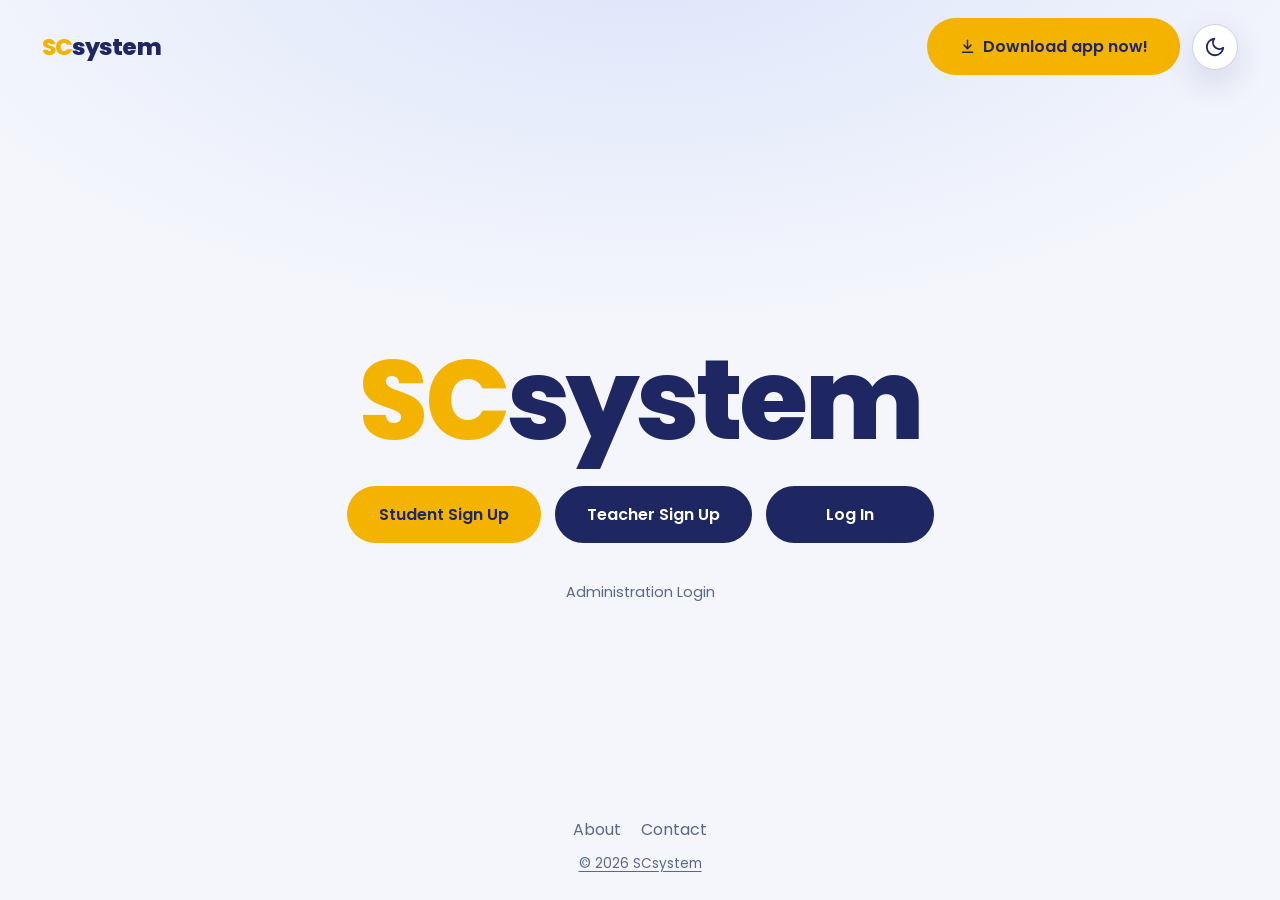
<file: index.html>
<!DOCTYPE html>
<html lang="en" data-theme="light">
<head>
  <meta charset="UTF-8">
  <meta name="viewport" content="width=device-width, initial-scale=1.0">
  <title>SCsystem</title>
  <script>
    // Sets the saved theme before the page draws, so it never flashes the wrong color.
    (function () {
      try {
        var saved = localStorage.getItem('scsystem-theme');
        var dark = saved ? saved === 'dark' : window.matchMedia('(prefers-color-scheme: dark)').matches;
        document.documentElement.setAttribute('data-theme', dark ? 'dark' : 'light');
      } catch (e) {}
    })();
  </script>
  <link rel="preconnect" href="https://fonts.googleapis.com">
  <link rel="preconnect" href="https://fonts.gstatic.com" crossorigin>
  <link href="https://fonts.googleapis.com/css2?family=Poppins:wght@400;500;600;700;800&display=swap" rel="stylesheet">
  <link rel="stylesheet" href="css/style.css">
</head>
<body>
  <header class="landing-nav">
    <a class="landing-nav-brand" href="index.html" aria-label="SCsystem home"><span>SC</span>system</a>
    <div class="landing-nav-actions">
      <a class="btn btn-primary app-download-btn" href="https://drive.google.com/file/d/1fmXFM14uVsfaNU1xBrbjF3dn-gA6gwaT/view?usp=sharing" target="_blank" rel="noopener noreferrer" aria-label="Download the SCsystem Android app">
        <svg viewBox="0 0 24 24" fill="none" stroke="currentColor" stroke-width="2" stroke-linecap="round" stroke-linejoin="round" aria-hidden="true"><path d="M12 3v12"/><path d="m7 10 5 5 5-5"/><path d="M5 20h14"/></svg>
        Download app now!
      </a>
      <button id="themeToggle" class="theme-toggle" type="button" aria-label="Switch to dark mode">
        <svg class="icon-moon" viewBox="0 0 24 24" fill="none" stroke="currentColor" stroke-width="2" stroke-linecap="round" stroke-linejoin="round" aria-hidden="true"><path d="M21 12.79A9 9 0 1 1 11.21 3 7 7 0 0 0 21 12.79z"/></svg>
        <svg class="icon-sun" viewBox="0 0 24 24" fill="none" stroke="currentColor" stroke-width="2" stroke-linecap="round" stroke-linejoin="round" aria-hidden="true"><circle cx="12" cy="12" r="5"/><line x1="12" y1="1" x2="12" y2="3"/><line x1="12" y1="21" x2="12" y2="23"/><line x1="4.22" y1="4.22" x2="5.64" y2="5.64"/><line x1="18.36" y1="18.36" x2="19.78" y2="19.78"/><line x1="1" y1="12" x2="3" y2="12"/><line x1="21" y1="12" x2="23" y2="12"/><line x1="4.22" y1="19.78" x2="5.64" y2="18.36"/><line x1="18.36" y1="5.64" x2="19.78" y2="4.22"/></svg>
      </button>
    </div>
  </header>

  <main class="hero">
    <h1 class="brand"><span>SC</span>system</h1>
    <div class="actions">
      <a class="btn btn-primary" href="register.html">Student Sign Up</a>
      <a class="btn btn-secondary" href="register.html?type=teacher">Teacher Sign Up</a>
      <a class="btn btn-secondary" href="login.html">Log In</a>
    </div>
    <a class="btn-subtle" href="admin-login.html">Administration Login</a>
  </main>

  <footer class="footer">
    <nav class="footer-links" aria-label="Information"><a href="about.html">About</a><a href="contact.html">Contact</a></nav>
    <button id="copyrightBtn" class="link-btn" type="button">&copy; 2026 SCsystem</button>
  </footer>

  <dialog id="copyrightDialog" class="modal" aria-labelledby="copyrightTitle">
    <div class="modal-card">
      <header class="modal-header">
        <h2 id="copyrightTitle">Copyright Notice</h2>
        <button type="button" class="icon-btn" data-close aria-label="Close">&#10005;</button>
      </header>
      <div class="modal-body">
        <p><strong>&copy; 2026 Andrei Juan O. Gallemit. All Rights Reserved.</strong></p>
        <p>SCsystem, including but not limited to its source code, software architecture, algorithms, database structure, user interface, graphics, system design, documentation, features, functionality, logos, original content, and all associated intellectual property, is the exclusive property of Andrei Juan O. Gallemit and is protected under applicable copyright, intellectual property, and software protection laws.</p>
        <p>No portion of this application may be copied, reproduced, modified, reverse engineered, decompiled, distributed, republished, sold, licensed, or used for commercial or non-commercial purposes without the prior written permission of the copyright owner.</p>
        <p>The use, installation, or deployment of SCsystem by any educational institution, organization, faculty member, administrator, or student does not transfer or imply any ownership, copyright, or intellectual property rights unless explicitly granted through a separate written agreement.</p>
        <p>Unauthorized duplication, redistribution, modification, or misuse of any part of this software may constitute copyright infringement and may result in civil and/or criminal liability under applicable intellectual property laws.</p>
        <p>This software is provided for its intended educational and administrative purposes only. Users are expected to use the application responsibly, ethically, and in accordance with institutional policies.</p>
        <p>
          Owner and Copyright Holder: Andrei Juan O. Gallemit<br>
          Project Name: SCsystem<br>
          Copyright Year: 2026<br>
          All Rights Reserved.
        </p>
      </div>
      <footer class="modal-footer">
        <button type="button" class="btn btn-primary" data-close>Close</button>
      </footer>
    </div>
  </dialog>

  <script type="module" src="js/landing.js"></script>
</body>
</html>
</file>
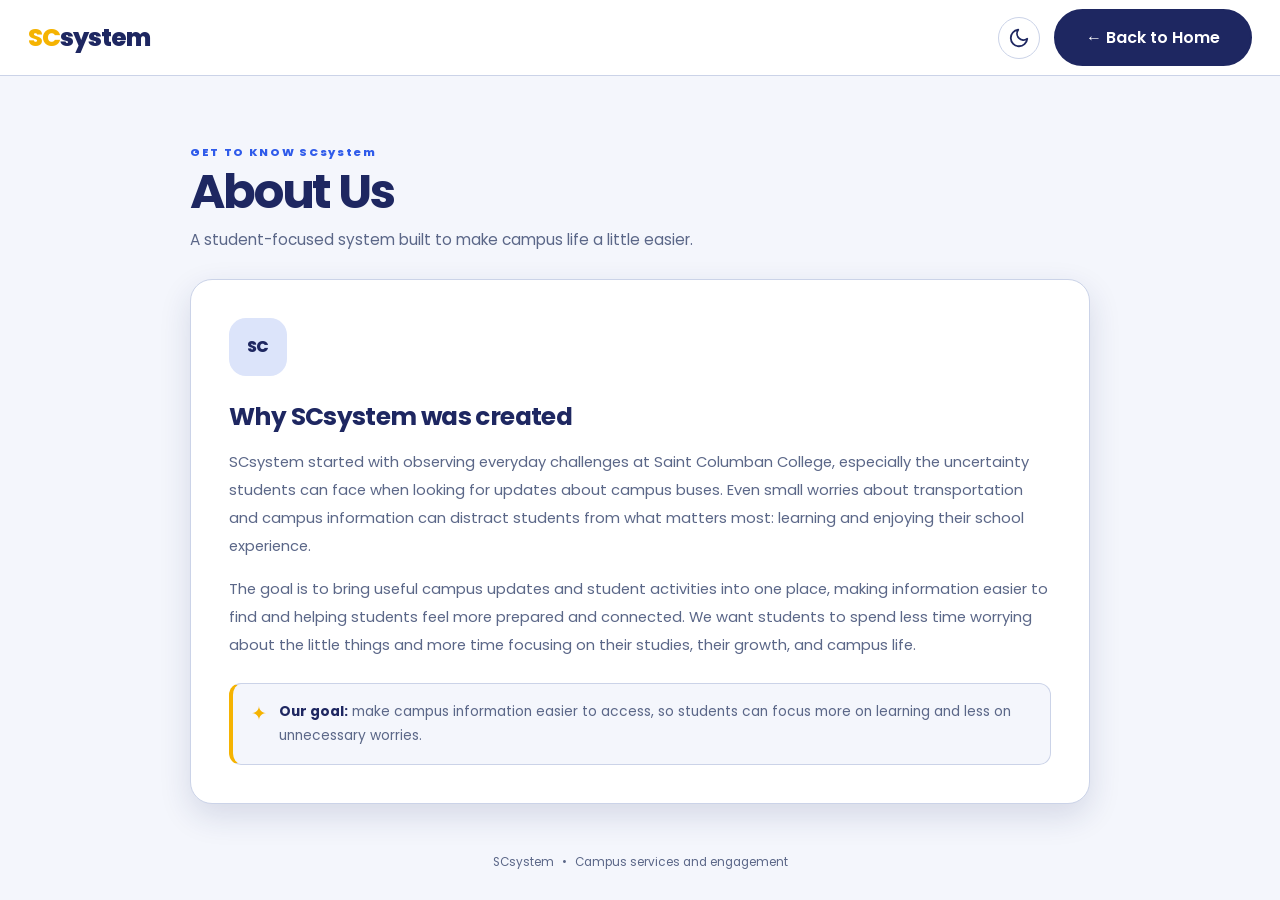
<file: about.html>
<!DOCTYPE html>
<html lang="en" data-theme="light">
<head>
  <meta charset="UTF-8">
  <meta name="viewport" content="width=device-width, initial-scale=1.0">
  <title>About Us | SCsystem</title>
  <script>
    (function () {
      try {
        var savedTheme = localStorage.getItem('scsystem-theme');
        var preferredTheme = window.matchMedia('(prefers-color-scheme: dark)').matches ? 'dark' : 'light';
        document.documentElement.setAttribute('data-theme', savedTheme || preferredTheme);
      } catch (error) {
        document.documentElement.setAttribute('data-theme', 'light');
      }
    })();
  </script>
  <link rel="preconnect" href="https://fonts.googleapis.com">
  <link rel="preconnect" href="https://fonts.gstatic.com" crossorigin>
  <link href="https://fonts.googleapis.com/css2?family=Poppins:wght@400;500;600;700;800&display=swap" rel="stylesheet">
  <link rel="stylesheet" href="css/style.css">
  <link rel="stylesheet" href="css/dashboard.css">
  <link rel="stylesheet" href="css/about-contact.css">
</head>
<body class="dashboard-body info-page-body">
  <header class="app-topbar">
    <a class="app-brand" href="index.html"><span>SC</span>system</a>
    <div class="top-actions">
      <button id="themeToggle" class="theme-toggle" type="button" aria-label="Switch theme" title="Switch theme">
        <svg class="icon-moon" viewBox="0 0 24 24" fill="none" stroke="currentColor" stroke-width="2" stroke-linecap="round" stroke-linejoin="round" aria-hidden="true"><path d="M21 12.79A9 9 0 1 1 11.21 3 7 7 0 0 0 21 12.79z"/></svg>
        <svg class="icon-sun" viewBox="0 0 24 24" fill="none" stroke="currentColor" stroke-width="2" stroke-linecap="round" stroke-linejoin="round" aria-hidden="true"><circle cx="12" cy="12" r="5"/><line x1="12" y1="1" x2="12" y2="3"/><line x1="12" y1="21" x2="12" y2="23"/><line x1="4.22" y1="4.22" x2="5.64" y2="5.64"/><line x1="18.36" y1="18.36" x2="19.78" y2="19.78"/><line x1="1" y1="12" x2="3" y2="12"/><line x1="21" y1="12" x2="23" y2="12"/></svg>
      </button>
      <a class="btn btn-secondary info-back-btn" href="index.html">← Back to Home</a>
    </div>
  </header>

  <main class="info-main">
    <div class="info-heading">
      <p class="eyebrow">GET TO KNOW SCsystem</p>
      <h1>About Us</h1>
      <p class="info-subtitle">A student-focused system built to make campus life a little easier.</p>
    </div>

    <section class="info-card about-card" aria-labelledby="aboutTitle">
      <div class="about-mark" aria-hidden="true">SC</div>
      <h2 id="aboutTitle">Why SCsystem was created</h2>
      <p>
        SCsystem started with observing everyday challenges at Saint Columban College,
        especially the uncertainty students can face when looking for updates about campus
        buses. Even small worries about transportation and campus information can distract
        students from what matters most: learning and enjoying their school experience.
      </p>
      <p>
        The goal is to bring useful campus updates and student activities into one place,
        making information easier to find and helping students feel more prepared and connected.
        We want students to spend less time worrying about the little things and more time
        focusing on their studies, their growth, and campus life.
      </p>
      <div class="about-highlight">
        <span class="highlight-icon" aria-hidden="true">✦</span>
        <p><strong>Our goal:</strong> make campus information easier to access, so students can focus more on learning and less on unnecessary worries.</p>
      </div>
    </section>

    <footer class="info-footer">SCsystem <span>•</span> Campus services and engagement</footer>
  </main>

  <script>
    (function () {
      var button = document.getElementById('themeToggle');
      if (!button) return;
      button.addEventListener('click', function () {
        var current = document.documentElement.getAttribute('data-theme') || 'light';
        var next = current === 'dark' ? 'light' : 'dark';
        document.documentElement.setAttribute('data-theme', next);
        try { localStorage.setItem('scsystem-theme', next); } catch (error) { /* Theme still works for this page. */ }
        button.setAttribute('aria-label', 'Switch to ' + (next === 'dark' ? 'light' : 'dark') + ' mode');
        button.setAttribute('title', 'Switch to ' + (next === 'dark' ? 'light' : 'dark') + ' mode');
      });
    })();
  </script>
</body>
</html>
</file>
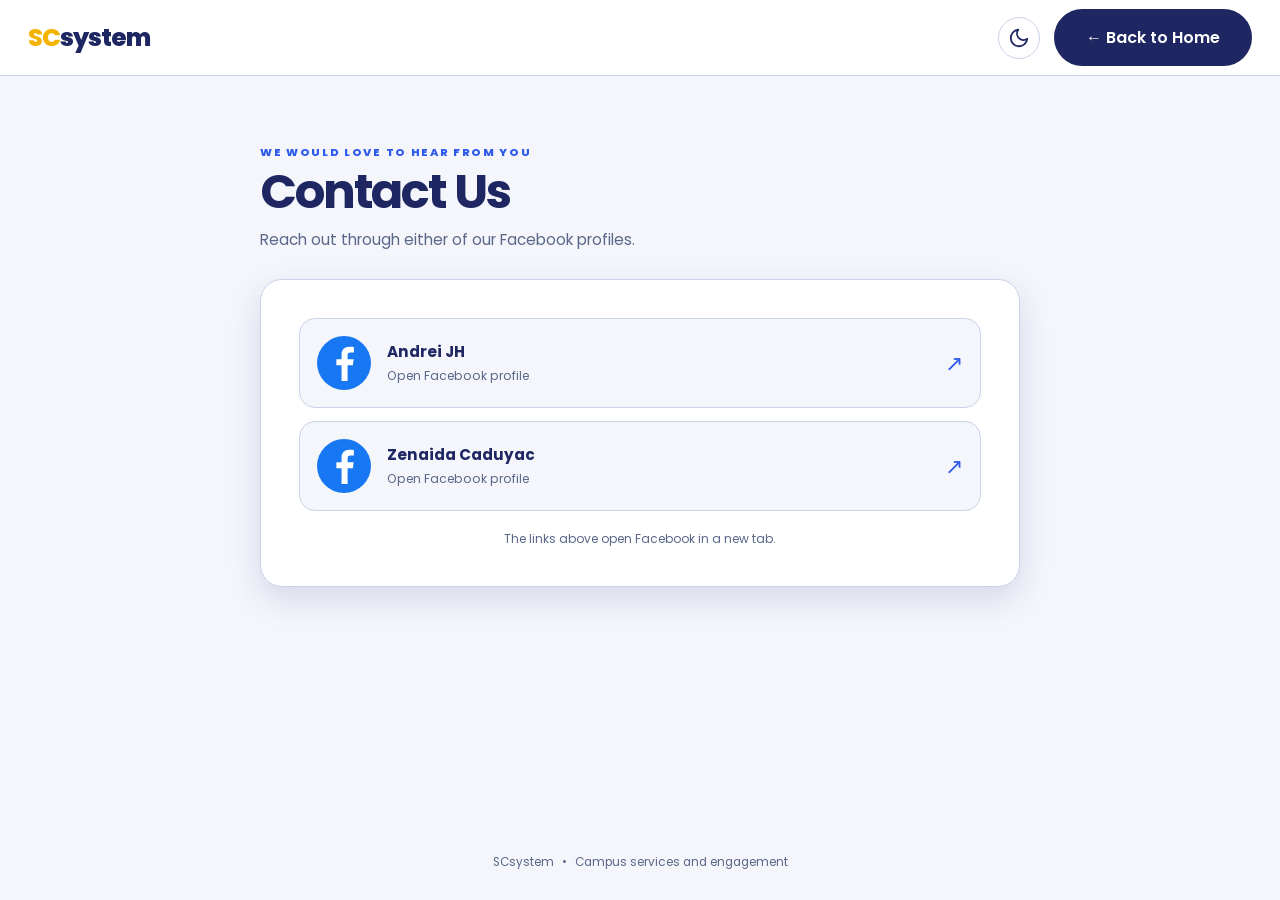
<file: contact.html>
<!DOCTYPE html>
<html lang="en" data-theme="light">
<head>
  <meta charset="UTF-8">
  <meta name="viewport" content="width=device-width, initial-scale=1.0">
  <title>Contact Us | SCsystem</title>
  <script>
    (function () {
      try {
        var savedTheme = localStorage.getItem('scsystem-theme');
        var preferredTheme = window.matchMedia('(prefers-color-scheme: dark)').matches ? 'dark' : 'light';
        document.documentElement.setAttribute('data-theme', savedTheme || preferredTheme);
      } catch (error) {
        document.documentElement.setAttribute('data-theme', 'light');
      }
    })();
  </script>
  <link rel="preconnect" href="https://fonts.googleapis.com">
  <link rel="preconnect" href="https://fonts.gstatic.com" crossorigin>
  <link href="https://fonts.googleapis.com/css2?family=Poppins:wght@400;500;600;700;800&display=swap" rel="stylesheet">
  <link rel="stylesheet" href="css/style.css">
  <link rel="stylesheet" href="css/dashboard.css">
  <link rel="stylesheet" href="css/about-contact.css">
</head>
<body class="dashboard-body info-page-body">
  <header class="app-topbar">
    <a class="app-brand" href="index.html"><span>SC</span>system</a>
    <div class="top-actions">
      <button id="themeToggle" class="theme-toggle" type="button" aria-label="Switch theme" title="Switch theme">
        <svg class="icon-moon" viewBox="0 0 24 24" fill="none" stroke="currentColor" stroke-width="2" stroke-linecap="round" stroke-linejoin="round" aria-hidden="true"><path d="M21 12.79A9 9 0 1 1 11.21 3 7 7 0 0 0 21 12.79z"/></svg>
        <svg class="icon-sun" viewBox="0 0 24 24" fill="none" stroke="currentColor" stroke-width="2" stroke-linecap="round" stroke-linejoin="round" aria-hidden="true"><circle cx="12" cy="12" r="5"/><line x1="12" y1="1" x2="12" y2="3"/><line x1="12" y1="21" x2="12" y2="23"/><line x1="4.22" y1="4.22" x2="5.64" y2="5.64"/><line x1="18.36" y1="18.36" x2="19.78" y2="19.78"/><line x1="1" y1="12" x2="3" y2="12"/><line x1="21" y1="12" x2="23" y2="12"/></svg>
      </button>
      <a class="btn btn-secondary info-back-btn" href="index.html">← Back to Home</a>
    </div>
  </header>

  <main class="info-main contact-main">
    <div class="info-heading">
      <p class="eyebrow">WE WOULD LOVE TO HEAR FROM YOU</p>
      <h1>Contact Us</h1>
      <p class="info-subtitle">Reach out through either of our Facebook profiles.</p>
    </div>

    <section class="info-card contact-card" aria-label="Facebook contacts">
      <a class="facebook-contact" href="https://www.facebook.com/andrei.jh.2025" target="_blank" rel="noopener noreferrer" aria-label="Open Andrei JH's Facebook profile in a new tab">
        <span class="facebook-logo" aria-hidden="true">
          <svg viewBox="0 0 48 48" role="img" focusable="false"><circle cx="24" cy="24" r="24" fill="#1877F2"/><path d="M27.2 40V26.1h4.7l.7-5.4h-5.4v-3.4c0-1.6.5-2.7 2.7-2.7h2.9V9.8c-.5-.1-2.2-.2-4.1-.2-4.1 0-6.9 2.5-6.9 7v4.1h-4.6v5.4h4.6V40h5.4z" fill="#fff"/></svg>
        </span>
        <span class="facebook-copy"><strong>Andrei JH</strong><small>Open Facebook profile</small></span>
        <span class="facebook-arrow" aria-hidden="true">↗</span>
      </a>

      <a class="facebook-contact" href="https://www.facebook.com/zenaida.caduyac.subisa#" target="_blank" rel="noopener noreferrer" aria-label="Open Zenaida Caduyac's Facebook profile in a new tab">
        <span class="facebook-logo" aria-hidden="true">
          <svg viewBox="0 0 48 48" role="img" focusable="false"><circle cx="24" cy="24" r="24" fill="#1877F2"/><path d="M27.2 40V26.1h4.7l.7-5.4h-5.4v-3.4c0-1.6.5-2.7 2.7-2.7h2.9V9.8c-.5-.1-2.2-.2-4.1-.2-4.1 0-6.9 2.5-6.9 7v4.1h-4.6v5.4h4.6V40h5.4z" fill="#fff"/></svg>
        </span>
        <span class="facebook-copy"><strong>Zenaida Caduyac</strong><small>Open Facebook profile</small></span>
        <span class="facebook-arrow" aria-hidden="true">↗</span>
      </a>
      <p class="contact-note">The links above open Facebook in a new tab.</p>
    </section>

    <footer class="info-footer">SCsystem <span>•</span> Campus services and engagement</footer>
  </main>

  <script>
    (function () {
      var button = document.getElementById('themeToggle');
      if (!button) return;
      button.addEventListener('click', function () {
        var current = document.documentElement.getAttribute('data-theme') || 'light';
        var next = current === 'dark' ? 'light' : 'dark';
        document.documentElement.setAttribute('data-theme', next);
        try { localStorage.setItem('scsystem-theme', next); } catch (error) { /* Theme still works for this page. */ }
        button.setAttribute('aria-label', 'Switch to ' + (next === 'dark' ? 'light' : 'dark') + ' mode');
        button.setAttribute('title', 'Switch to ' + (next === 'dark' ? 'light' : 'dark') + ' mode');
      });
    })();
  </script>
</body>
</html>
</file>
<file: css/style.css>
/* ============ Colors (light + dark) ============ */
:root,
:root[data-theme="light"] {
  --bg: #F4F6FC;
  --bg-glow: #DCE4FA;
  --card: #FFFFFF;
  --text: #1E2761;
  --muted: #5B6788;
  --border: #CBD3E8;
  --gold: #F5B301;
  --on-gold: #1E2761;
  --btn2-bg: #1E2761;
  --btn2-text: #FFFFFF;
  --btn2-border: #1E2761;
  --input-bg: #FFFFFF;
  --link: #2F5BEA;
  --danger: #C62828;
  --success: #1A7F37;
  --shadow: 0 12px 32px rgba(30, 39, 97, 0.14);
  --backdrop: rgba(14, 19, 48, 0.55);
}

:root[data-theme="dark"] {
  --bg: #0C1128;
  --bg-glow: #1D2760;
  --card: #151C42;
  --text: #EAF0FC;
  --muted: #A9B4D6;
  --border: #2D3768;
  --btn2-bg: transparent;
  --btn2-text: #EAF0FC;
  --btn2-border: #8F9BCB;
  --input-bg: #0F1536;
  --link: #8FB4FF;
  --danger: #FF8A80;
  --success: #6FD38B;
  --shadow: 0 12px 32px rgba(0, 0, 0, 0.45);
  --backdrop: rgba(0, 0, 0, 0.65);
}

/* ============ Base ============ */
* { box-sizing: border-box; }
[hidden] { display: none !important; }
html { color-scheme: light; }
:root[data-theme="dark"] { color-scheme: dark; }

body {
  margin: 0;
  min-height: 100vh;
  display: flex;
  flex-direction: column;
  font-family: "Poppins", "Segoe UI", Calibri, Arial, sans-serif;
  color: var(--text);
  background: radial-gradient(1100px 560px at 50% -8%, var(--bg-glow), var(--bg) 70%) no-repeat, var(--bg);
  transition: background-color 0.25s, color 0.25s;
}

:focus-visible {
  outline: 3px solid var(--gold);
  outline-offset: 2px;
}

/* ============ Landing navigation and app download ============ */
.landing-nav {
  width: 100%;
  display: flex;
  align-items: center;
  justify-content: space-between;
  gap: 18px;
  padding: 18px clamp(16px, 4vw, 42px);
}
.landing-nav-brand {
  color: var(--text);
  font-size: 1.45rem;
  font-weight: 800;
  letter-spacing: -0.04em;
  text-decoration: none;
  white-space: nowrap;
}
.landing-nav-brand span { color: var(--gold); }
.landing-nav-actions { display: flex; align-items: center; gap: 12px; }
.landing-nav .theme-toggle { position: static; flex: 0 0 auto; }
.app-download-btn {
  min-width: 0;
  padding: 10px 16px;
  gap: 7px;
  font-size: 0.86rem;
  white-space: nowrap;
}
.app-download-btn svg { width: 17px; height: 17px; flex: 0 0 auto; }

/* ============ Theme toggle (round sun/moon button) ============ */
.theme-toggle {
  position: fixed;
  top: 16px;
  right: 16px;
  z-index: 10;
  width: 46px;
  height: 46px;
  border-radius: 50%;
  border: 1.5px solid var(--border);
  background: var(--card);
  color: var(--text);
  display: grid;
  place-items: center;
  cursor: pointer;
  box-shadow: var(--shadow);
  transition: transform 0.15s, border-color 0.2s;
}
.theme-toggle:hover { transform: scale(1.07); border-color: var(--gold); }
.theme-toggle svg { width: 22px; height: 22px; }
.icon-sun { color: var(--gold); }
:root[data-theme="dark"] .icon-moon { display: none; }
:root[data-theme="light"] .icon-sun { display: none; }

/* ============ Buttons ============ */
.btn {
  display: inline-flex;
  align-items: center;
  justify-content: center;
  min-width: 168px;
  padding: 14px 30px;
  border-radius: 999px;
  border: 2px solid transparent;
  font-family: inherit;
  font-size: 1rem;
  font-weight: 600;
  text-decoration: none;
  cursor: pointer;
  transition: transform 0.15s, box-shadow 0.2s, opacity 0.2s;
}
.btn:hover:not(:disabled) { transform: translateY(-2px); box-shadow: var(--shadow); }
.btn:disabled { opacity: 0.45; cursor: not-allowed; }
.btn-primary { background: var(--gold); color: var(--on-gold); }
.btn-secondary { background: var(--btn2-bg); color: var(--btn2-text); border-color: var(--btn2-border); }
.btn-block { width: 100%; }

.btn-subtle {
  padding: 8px 16px;
  border: 1px solid transparent;
  border-radius: 999px;
  background: none;
  color: var(--muted);
  font-family: inherit;
  font-size: 0.9rem;
  text-decoration: none;
  cursor: pointer;
}
.btn-subtle:hover { color: var(--text); border-color: var(--border); }

.link-btn {
  padding: 4px;
  border: none;
  background: none;
  color: var(--muted);
  font: inherit;
  font-size: 0.85rem;
  text-decoration: underline;
  text-underline-offset: 3px;
  cursor: pointer;
}
.link-btn:hover { color: var(--text); }
.link-btn.accent { color: var(--link); font-size: inherit; }

/* ============ Landing page ============ */
.hero {
  flex: 1;
  display: flex;
  flex-direction: column;
  align-items: center;
  justify-content: center;
  gap: 30px;
  padding: 80px 24px 16px;
  text-align: center;
}
.brand {
  margin: 0;
  font-size: clamp(3.4rem, 13vw, 7rem);
  font-weight: 800;
  letter-spacing: -0.03em;
  line-height: 1;
}
.brand span { color: var(--gold); }
.actions { display: flex; flex-wrap: wrap; justify-content: center; gap: 14px; }
.footer { padding: 18px 12px 22px; text-align: center; }

/* ============ Pop-ups (modal) ============ */
dialog.modal {
  width: min(720px, 92vw);
  max-height: 86vh;
  padding: 0;
  border: 1px solid var(--border);
  border-radius: 18px;
  background: var(--card);
  color: var(--text);
  box-shadow: var(--shadow);
}
dialog.modal::backdrop { background: var(--backdrop); }
.modal-card { display: flex; flex-direction: column; max-height: 86vh; }
.modal-header {
  display: flex;
  align-items: center;
  justify-content: space-between;
  padding: 18px 24px 10px;
}
.modal-header h2 { margin: 0; font-size: 1.25rem; }
.icon-btn {
  width: 36px;
  height: 36px;
  border: none;
  border-radius: 50%;
  background: none;
  color: var(--muted);
  font-size: 1.1rem;
  cursor: pointer;
}
.icon-btn:hover { background: var(--bg-glow); color: var(--text); }
.modal-body {
  flex: 1;
  min-height: 0;
  padding: 6px 24px 16px;
  overflow-y: auto;
  line-height: 1.65;
  font-size: 0.93rem;
}
.modal-body h3 { margin: 22px 0 6px; font-size: 1rem; }
.modal-body p { margin: 0 0 12px; }
.modal-body ul { margin: 0 0 12px; padding-left: 22px; }
.modal-footer {
  display: flex;
  align-items: center;
  justify-content: flex-end;
  flex-wrap: wrap;
  gap: 12px;
  padding: 14px 24px 18px;
  border-top: 1px solid var(--border);
}
.scroll-hint { margin: 0 auto 0 0; color: var(--muted); font-size: 0.82rem; }
.modal-footer .btn { min-width: 120px; padding: 10px 22px; }

/* ============ Sign up / login pages ============ */
.auth-page {
  flex: 1;
  display: flex;
  flex-direction: column;
  align-items: center;
  padding: 84px 20px 40px;
}
.back-link {
  position: fixed;
  top: 22px;
  left: 20px;
  z-index: 10;
  color: var(--muted);
  font-size: 0.95rem;
  text-decoration: none;
}
.back-link:hover { color: var(--text); }
.card {
  background: var(--card);
  border: 1px solid var(--border);
  border-radius: 20px;
  box-shadow: var(--shadow);
}
.auth-card { width: 100%; max-width: 460px; padding: 32px 28px; }
.auth-card h1 { margin: 0 0 6px; font-size: 1.8rem; font-weight: 700; }
.subtitle { margin: 0 0 22px; color: var(--muted); font-size: 0.95rem; }

.field { margin-bottom: 16px; }
.field label { display: block; margin-bottom: 6px; font-size: 0.9rem; font-weight: 600; }
.field input {
  width: 100%;
  padding: 12px 14px;
  border: 1.5px solid var(--border);
  border-radius: 12px;
  background: var(--input-bg);
  color: var(--text);
  font: inherit;
  font-size: 1rem;
}
.field input:focus {
  outline: none;
  border-color: var(--gold);
  box-shadow: 0 0 0 3px rgba(245, 179, 1, 0.3);
}
.field.has-error input { border-color: var(--danger); }
.hint { display: block; margin-top: 6px; color: var(--muted); font-size: 0.8rem; }
.error { display: block; margin-top: 6px; color: var(--danger); font-size: 0.82rem; }
.error:empty { display: none; }

.input-wrap { position: relative; }
.input-wrap input { padding-right: 48px; }
.eye {
  position: absolute;
  top: 50%;
  right: 8px;
  transform: translateY(-50%);
  width: 36px;
  height: 36px;
  display: grid;
  place-items: center;
  border: none;
  border-radius: 8px;
  background: none;
  color: var(--muted);
  cursor: pointer;
}
.eye:hover { color: var(--text); }
.eye svg { width: 20px; height: 20px; }
.eye .icon-eye-off { display: none; }
.eye[data-visible="true"] .icon-eye { display: none; }
.eye[data-visible="true"] .icon-eye-off { display: block; }

.agree-row {
  display: flex;
  align-items: center;
  flex-wrap: wrap;
  gap: 8px;
  margin: 18px 0 18px;
  font-size: 0.9rem;
}
.agree-row input { width: 20px; height: 20px; accent-color: var(--gold); cursor: pointer; }

.form-message {
  margin: 0 0 14px;
  padding: 10px 12px;
  border-radius: 10px;
  background: rgba(198, 40, 40, 0.12);
  color: var(--danger);
  font-size: 0.9rem;
}
.switch { margin: 18px 0 0; text-align: center; color: var(--muted); font-size: 0.9rem; }
.switch a { color: var(--link); }

.success-panel { text-align: center; padding: 8px 0; }
.success-badge {
  width: 72px;
  height: 72px;
  margin: 0 auto 16px;
  border-radius: 50%;
  background: var(--gold);
  color: var(--on-gold);
  display: grid;
  place-items: center;
}
.success-badge svg { width: 36px; height: 36px; }
.success-panel h2 { margin: 0 0 8px; }
.success-panel p { margin: 0 0 20px; color: var(--muted); line-height: 1.6; }

@media (max-width: 480px) {
  .landing-nav { padding: 14px 12px; gap: 8px; }
  .landing-nav-brand { font-size: 1.22rem; }
  .landing-nav-actions { gap: 7px; }
  .landing-nav .app-download-btn { padding: 8px 10px; gap: 5px; font-size: 0.72rem; }
  .landing-nav .app-download-btn svg { width: 15px; height: 15px; }
  .landing-nav .theme-toggle { width: 38px; height: 38px; }

  .auth-card { padding: 26px 18px; }
  .actions .btn { width: 100%; max-width: 300px; }
}

@media (prefers-reduced-motion: reduce) {
  * { transition: none !important; }
}


.role-switch { display: flex; gap: 8px; padding: 5px; margin: 0 0 22px; border: 1px solid var(--border); border-radius: 14px; background: var(--input-bg); }
.role-choice { flex: 1; padding: 10px 14px; border: 0; border-radius: 10px; background: transparent; color: var(--muted); font: inherit; font-weight: 600; cursor: pointer; }
.role-choice.active { background: var(--gold); color: var(--on-gold); }
.signup-card { max-width: 620px; }
.name-fields { display: grid; grid-template-columns: repeat(3, minmax(0, 1fr)); gap: 12px; }
.field select { width: 100%; padding: 12px 14px; border: 1.5px solid var(--border); border-radius: 12px; background: var(--input-bg); color: var(--text); font: inherit; font-size: 0.94rem; }
.field select:focus { outline: none; border-color: var(--gold); box-shadow: 0 0 0 3px rgba(245, 179, 1, 0.3); }
.field.has-error select { border-color: var(--danger); }
.optional { color: var(--muted); font-weight: 400; }
.footer-links { display: flex; justify-content: center; gap: 20px; margin-bottom: 8px; }
.footer-links a { color: var(--muted); text-decoration: none; }
.footer-links a:hover { color: var(--text); }
.app-download-link { white-space: nowrap; }
@media (max-width: 640px) { .name-fields { grid-template-columns: 1fr; gap: 0; } .signup-card { padding: 26px 20px; } }
</file>
<file: css/dashboard.css>
.dashboard-body { min-height: 100vh; display: block; background: var(--bg); }
.app-topbar { height: 76px; position: sticky; top: 0; z-index: 20; display: flex; align-items: center; justify-content: space-between; gap: 18px; padding: 0 28px; background: var(--card); border-bottom: 1px solid var(--border); }
.app-brand { color: var(--text); text-decoration: none; font-size: 1.55rem; font-weight: 800; letter-spacing: -.04em; }
.app-brand span { color: var(--gold); }
.top-actions { display: flex; align-items: center; gap: 14px; }
.top-actions .app-download-btn { padding: 9px 13px; font-size: .8rem; }
.top-actions .theme-toggle { position: static; width: 42px; height: 42px; box-shadow: none; }
.role-badge { color: var(--muted); background: var(--bg); border: 1px solid var(--border); border-radius: 999px; padding: 7px 12px; font-size: .78rem; font-weight: 700; text-transform: capitalize; }
.logout-btn { min-width: auto; padding: 9px 18px; font-size: .88rem; }
.app-shell { min-height: calc(100vh - 76px); display: grid; grid-template-columns: 252px minmax(0, 1fr); }
.app-sidebar { position: sticky; top: 76px; height: calc(100vh - 76px); display: flex; flex-direction: column; padding: 24px 15px 16px; border-right: 1px solid var(--border); background: var(--card); }
.side-user { display: flex; align-items: center; gap: 12px; padding: 3px 10px 22px; border-bottom: 1px solid var(--border); min-width: 0; }
.side-user > div:last-child { min-width: 0; }
.side-user strong, .side-user small { display: block; overflow: hidden; text-overflow: ellipsis; white-space: nowrap; }
.side-user strong { font-size: .9rem; }
.side-user small { color: var(--muted); font-size: .72rem; margin-top: 3px; }
.avatar { display: grid; place-items: center; flex-shrink: 0; background: #e8edf9; color: #253b73; border: 1px solid var(--border); border-radius: 50%; overflow: hidden; font-weight: 800; }
.avatar img { width: 100%; height: 100%; object-fit: cover; }
.avatar-small { width: 42px; height: 42px; font-size: .8rem; }
.side-nav { display: grid; gap: 6px; margin-top: 20px; }
.nav-link { width: 100%; display: flex; align-items: center; gap: 11px; padding: 12px 13px; border: 1px solid transparent; border-radius: 11px; background: transparent; color: var(--muted); font: inherit; font-size: .87rem; font-weight: 600; text-align: left; cursor: pointer; transition: .16s ease; }
.nav-link > span:first-child { width: 22px; text-align: center; font-size: 1.08rem; }
.nav-link:hover { color: var(--text); background: var(--bg); }
.nav-link.active { color: var(--text); background: var(--bg-glow); border-color: var(--border); }
.nav-link.active > span:first-child { color: var(--gold); }
.live-dot { display: inline-block; width: 7px; height: 7px; border-radius: 50%; background: #20a568; box-shadow: 0 0 0 3px rgba(32,165,104,.12); }
.nav-link .live-dot { margin-left: auto; }
.nav-count { margin-left: auto; min-width: 21px; text-align: center; border-radius: 99px; padding: 2px 6px; color: #fff; background: #d34f43; font-size: .7rem; }
.sidebar-footer { margin-top: auto; padding: 18px 8px 4px; color: var(--muted); font-size: .68rem; }
.sidebar-footer .live-dot { margin-right: 6px; }
.app-main { min-width: 0; width: 100%; max-width: 1450px; margin: 0 auto; padding: 34px clamp(18px, 3vw, 46px) 22px; }
.view { display: none; animation: fade-in .18s ease; }
.view.active { display: block; }
@keyframes fade-in { from { opacity: .45; transform: translateY(3px); } to { opacity: 1; transform: translateY(0); } }
.page-heading { display: flex; justify-content: space-between; align-items: flex-start; gap: 20px; margin: 0 0 25px; }
.page-heading h1 { margin: 1px 0 5px; font-size: clamp(1.65rem, 3vw, 2.1rem); letter-spacing: -.04em; }
.eyebrow { margin: 0 0 4px; color: var(--link); font-size: .7rem; font-weight: 800; letter-spacing: .15em; }
.muted { color: var(--muted); }
.page-heading .muted { margin: 0; font-size: .9rem; }
.today-label { margin-top: 7px; color: var(--muted); font-size: .82rem; white-space: nowrap; }
.status-live { display: inline-flex; align-items: center; gap: 8px; color: var(--success); font-size: .78rem; font-weight: 700; border: 1px solid var(--border); border-radius: 999px; padding: 8px 12px; white-space: nowrap; }
.content-stack { display: grid; gap: 20px; }
.loading-card { padding: 30px; background: var(--card); border: 1px solid var(--border); border-radius: 16px; color: var(--muted); text-align: center; }
.welcome-card { position: relative; display: flex; align-items: center; justify-content: space-between; gap: 24px; min-height: 180px; padding: clamp(23px, 4vw, 38px); color: #fff; border-radius: 21px; overflow: hidden; background: linear-gradient(120deg, #202e67, #344e98 68%, #4a68b2); box-shadow: 0 14px 34px rgba(27, 42, 96, .17); }
.welcome-card:after { content: ""; width: 250px; height: 250px; position: absolute; right: 50px; top: -115px; border: 1px solid rgba(255,255,255,.16); border-radius: 50%; box-shadow: 0 0 0 25px rgba(255,255,255,.04), 0 0 0 55px rgba(255,255,255,.035); }
.welcome-copy { position: relative; z-index: 1; }
.welcome-copy .eyebrow { color: #f4ce62; }
.welcome-copy h2 { margin: 0 0 8px; font-size: clamp(1.45rem, 3vw, 2rem); letter-spacing: -.04em; }
.welcome-copy p { max-width: 550px; margin: 0; color: rgba(255,255,255,.78); font-size: .88rem; line-height: 1.7; }
.welcome-art { position: relative; z-index: 1; display: grid; place-items: center; width: 100px; height: 100px; flex-shrink: 0; border: 1px solid rgba(255,255,255,.26); border-radius: 25px; background: rgba(255,255,255,.11); font-size: 2.3rem; }
.stats-grid { display: grid; grid-template-columns: repeat(4, minmax(0, 1fr)); gap: 14px; }
.stat-card { padding: 20px; border: 1px solid var(--border); border-radius: 16px; background: var(--card); min-width: 0; }
.stat-icon { width: 38px; height: 38px; display: grid; place-items: center; margin-bottom: 18px; border-radius: 12px; background: var(--bg-glow); font-size: 1.05rem; }
.stat-label { color: var(--muted); font-size: .76rem; }
.stat-value { display: block; margin-top: 4px; font-size: 1.55rem; font-weight: 800; letter-spacing: -.04em; overflow-wrap: anywhere; }
.stat-note { margin-top: 5px; color: var(--muted); font-size: .68rem; }
.dashboard-columns { display: grid; grid-template-columns: minmax(0, 1.25fr) minmax(260px, .75fr); gap: 20px; }
.panel { min-width: 0; border: 1px solid var(--border); border-radius: 16px; background: var(--card); overflow: hidden; }
.panel-header { display: flex; align-items: center; justify-content: space-between; gap: 12px; padding: 19px 21px; border-bottom: 1px solid var(--border); }
.panel-header h2 { margin: 0; font-size: 1rem; }
.panel-body { padding: 20px; }
.text-action { border: 0; background: none; color: var(--link); font: inherit; font-size: .78rem; font-weight: 700; cursor: pointer; }
.quick-actions { display: grid; gap: 10px; }
.quick-action { display: flex; align-items: center; gap: 12px; width: 100%; padding: 13px; color: var(--text); background: var(--bg); border: 1px solid var(--border); border-radius: 12px; text-align: left; font: inherit; cursor: pointer; }
.quick-action:hover { border-color: var(--gold); }
.quick-action .quick-icon { width: 36px; height: 36px; display: grid; place-items: center; flex-shrink: 0; border-radius: 10px; background: var(--card); }
.quick-action strong { display: block; font-size: .82rem; }
.quick-action small { display: block; color: var(--muted); font-size: .7rem; margin-top: 2px; }
.form-grid { display: grid; grid-template-columns: repeat(2, minmax(0, 1fr)); gap: 15px; }
.form-field { display: grid; gap: 6px; min-width: 0; }
.form-field.full { grid-column: 1 / -1; }
.form-field label { font-size: .79rem; font-weight: 700; }
.form-field input, .form-field select, .form-field textarea, .comment-input { width: 100%; padding: 11px 12px; border: 1px solid var(--border); border-radius: 10px; background: var(--input-bg); color: var(--text); font: inherit; font-size: .85rem; min-width: 0; }
.form-field textarea { min-height: 98px; resize: vertical; }
.form-field input:focus, .form-field select:focus, .form-field textarea:focus, .comment-input:focus { outline: 2px solid rgba(245,179,1,.35); border-color: var(--gold); }
.form-hint { color: var(--muted); font-size: .72rem; line-height: 1.55; }
.btn-small { min-width: auto; padding: 10px 16px; font-size: .82rem; }
.btn-danger { border: 1px solid rgba(198,40,40,.25); color: var(--danger); background: transparent; }
.btn-success { border: 1px solid rgba(26,127,55,.24); color: var(--success); background: transparent; }
.btn-row { display: flex; align-items: center; flex-wrap: wrap; gap: 9px; margin-top: 16px; }
.form-error { margin-top: 12px; color: var(--danger); font-size: .82rem; }
.profile-layout { display: grid; grid-template-columns: minmax(0, 1.2fr) minmax(250px, .8fr); align-items: start; gap: 20px; }
.profile-cover { height: 110px; background: linear-gradient(110deg, #243777, #506db9); }
.profile-main { padding: 0 24px 24px; }
.profile-avatar-row { display: flex; align-items: flex-end; gap: 16px; margin-top: -43px; margin-bottom: 22px; }
.profile-avatar { width: 88px; height: 88px; border: 4px solid var(--card); font-size: 1.5rem; background: #e9efff; }
.profile-name h2 { margin: 0 0 4px; font-size: 1.25rem; }
.profile-name p { margin: 0; color: var(--muted); font-size: .8rem; }
.profile-details { display: grid; grid-template-columns: repeat(2, minmax(0,1fr)); gap: 14px; }
.detail-item { min-width: 0; padding: 13px; background: var(--bg); border-radius: 11px; }
.detail-item span { display: block; color: var(--muted); font-size: .7rem; }
.detail-item strong { display: block; margin-top: 5px; font-size: .86rem; overflow-wrap: anywhere; }
.profile-bio { white-space: pre-wrap; line-height: 1.7; font-size: .85rem; }
.qr-panel { display: grid; place-items: center; text-align: center; }
.qr-panel canvas { width: 180px !important; height: 180px !important; max-width: 100%; border-radius: 8px; }
.qr-code-text { font-size: .73rem; overflow-wrap: anywhere; color: var(--muted); }
.file-input { padding: 9px !important; font-size: .75rem !important; }
.bus-grid { display: grid; grid-template-columns: repeat(2, minmax(0,1fr)); gap: 14px; }
.bus-card { padding: 19px; border: 1px solid var(--border); border-radius: 15px; background: var(--card); }
.bus-title-row { display: flex; align-items: center; gap: 12px; }
.bus-icon { width: 45px; height: 45px; flex-shrink: 0; display: grid; place-items: center; border-radius: 13px; background: var(--bg); font-size: 1.35rem; }
.bus-title-row h3 { margin: 0 0 5px; font-size: .95rem; }
.bus-subtitle { color: var(--muted); font-size: .72rem; }
.bus-status { display: inline-flex; align-items: center; gap: 8px; margin-top: 20px; border-radius: 8px; padding: 8px 10px; font-size: .76rem; font-weight: 700; background: var(--bg); }
.bus-status:before { content: ""; width: 7px; height: 7px; border-radius: 50%; background: currentColor; }
.bus-status.moving { color: #198754; }
.bus-status.waiting { color: #b18212; }
.bus-status.break { color: #d34f43; }
.bus-control { width: 100%; margin-top: 12px; padding: 10px; border: 1px solid var(--border); border-radius: 9px; background: var(--input-bg); color: var(--text); font: inherit; font-size: .79rem; }
.announcement-filters { display: flex; gap: 8px; flex-wrap: wrap; }
.filter-btn { border: 1px solid var(--border); background: var(--card); color: var(--muted); border-radius: 999px; padding: 8px 14px; font: inherit; font-size: .77rem; cursor: pointer; }
.filter-btn.active { color: var(--text); border-color: var(--gold); background: var(--bg-glow); }
.announcement-card { border: 1px solid var(--border); border-radius: 16px; background: var(--card); overflow: hidden; }
.announcement-image { display: block; width: 100%; max-height: 300px; object-fit: cover; background: var(--bg); }
.announcement-content { padding: 20px; }
.announcement-meta { display: flex; align-items: center; flex-wrap: wrap; gap: 8px; color: var(--muted); font-size: .7rem; }
.tag { display: inline-flex; align-items: center; border: 1px solid var(--border); border-radius: 999px; padding: 4px 9px; background: var(--bg); color: var(--muted); font-size: .68rem; font-weight: 700; }
.announcement-card h3 { margin: 12px 0 8px; font-size: 1.05rem; }
.announcement-description { margin: 0; white-space: pre-wrap; color: var(--muted); font-size: .86rem; line-height: 1.75; overflow-wrap: anywhere; }
.card-footer-actions { display: flex; align-items: center; flex-wrap: wrap; gap: 7px; margin-top: 18px; padding-top: 14px; border-top: 1px solid var(--border); }
.reaction-btn { padding: 7px 10px; border: 1px solid var(--border); border-radius: 9px; background: var(--bg); color: var(--text); font: inherit; font-size: .76rem; cursor: pointer; }
.reaction-btn.mine { border-color: var(--gold); background: var(--bg-glow); }
.comment-area { display: grid; gap: 10px; padding-top: 15px; }
.comment-item { padding: 10px 12px; border-radius: 10px; background: var(--bg); font-size: .78rem; }
.comment-item strong { display: block; margin-bottom: 3px; }
.comment-item p { margin: 0; color: var(--muted); white-space: pre-wrap; overflow-wrap: anywhere; }
.comment-form { display: flex; gap: 8px; }
.comment-form .comment-input { flex: 1; }
.quest-grid { display: grid; grid-template-columns: repeat(2, minmax(0,1fr)); gap: 14px; }
.quest-card { padding: 20px; border: 1px solid var(--border); background: var(--card); border-radius: 15px; min-width: 0; }
.quest-top { display: flex; justify-content: space-between; align-items: flex-start; gap: 12px; }
.quest-card h3 { margin: 0 0 7px; font-size: .97rem; }
.quest-card p { color: var(--muted); font-size: .8rem; line-height: 1.65; white-space: pre-wrap; overflow-wrap: anywhere; }
.quest-stats { display: flex; flex-wrap: wrap; gap: 9px; margin-top: 13px; }
.quest-stats span { padding: 6px 9px; border-radius: 8px; background: var(--bg); color: var(--muted); font-size: .7rem; }
.quest-status { color: var(--link); }
.submission-card { display: flex; flex-wrap: wrap; align-items: center; justify-content: space-between; gap: 14px; border-top: 1px solid var(--border); padding: 16px 20px; }
.submission-card:first-child { border-top: 0; }
.submission-student { min-width: 160px; flex: 1; }
.submission-student strong { display: block; font-size: .85rem; }
.submission-student small { display: block; margin-top: 3px; color: var(--muted); font-size: .73rem; }
.submission-actions { display: flex; flex-wrap: wrap; gap: 7px; }
.empty-state { padding: 34px 18px; border: 1px dashed var(--border); border-radius: 15px; color: var(--muted); text-align: center; font-size: .85rem; }
.empty-state strong { display: block; color: var(--text); margin-bottom: 5px; }
.staff-row { display: flex; align-items: center; justify-content: space-between; gap: 15px; padding: 17px 20px; border-top: 1px solid var(--border); }
.staff-row:first-child { border-top: 0; }
.staff-info { min-width: 0; }
.staff-info strong { display: block; font-size: .87rem; }
.staff-info small { display: block; color: var(--muted); margin-top: 4px; font-size: .73rem; overflow-wrap: anywhere; }
.staff-actions { display: flex; flex-wrap: wrap; gap: 7px; }
.flash-message { margin: 0 0 18px; padding: 12px 15px; border: 1px solid var(--border); border-radius: 11px; background: var(--card); font-size: .83rem; }
.flash-message.success { color: var(--success); }
.flash-message.error { color: var(--danger); }
.dashboard-footer { margin-top: 38px; color: var(--muted); font-size: .7rem; text-align: center; }
.dashboard-footer span { padding: 0 5px; }
@media (max-width: 1120px) { .stats-grid { grid-template-columns: repeat(2, minmax(0,1fr)); } .dashboard-columns { grid-template-columns: 1fr; } }
@media (max-width: 820px) { .app-topbar { padding: 0 16px; height: 68px; } .app-shell { display: block; min-height: calc(100vh - 68px); } .app-sidebar { position: static; height: auto; padding: 10px 12px; border-right: 0; border-bottom: 1px solid var(--border); } .side-user, .sidebar-footer { display: none; } .side-nav { display: flex; overflow-x: auto; margin: 0; gap: 5px; padding-bottom: 2px; } .nav-link { width: auto; flex-shrink: 0; padding: 10px 12px; font-size: .76rem; } .nav-link > span:first-child { width: auto; } .nav-link .live-dot, .nav-count { display: none; } .app-main { padding: 24px 16px 18px; } .profile-layout { grid-template-columns: 1fr; } }
@media (max-width: 620px) { .app-brand { font-size: 1.28rem; } .top-actions { gap: 8px; } .role-badge { display: none; } .logout-btn { padding: 8px 12px; font-size: .77rem; } .top-actions .theme-toggle { width: 38px; height: 38px; } .page-heading { margin-bottom: 19px; } .today-label { display: none; } .welcome-card { min-height: unset; padding: 23px 20px; } .welcome-art { width: 58px; height: 58px; border-radius: 16px; font-size: 1.5rem; } .welcome-copy p { font-size: .78rem; } .stats-grid { gap: 10px; } .stat-card { padding: 14px; } .stat-icon { width: 32px; height: 32px; margin-bottom: 11px; } .stat-value { font-size: 1.3rem; } .stat-label { font-size: .69rem; } .bus-grid, .quest-grid { grid-template-columns: 1fr; } .form-grid { grid-template-columns: 1fr; } .form-field.full { grid-column: auto; } .panel-header, .panel-body, .announcement-content { padding: 16px; } .profile-details { grid-template-columns: 1fr 1fr; } .staff-row { align-items: flex-start; flex-direction: column; } .submission-card { align-items: flex-start; flex-direction: column; } }
@media (max-width: 400px) {
  .app-topbar { padding: 0 10px; gap: 8px; }
  .app-brand { font-size: 1.12rem; }
  .top-actions { gap: 5px; }
  .top-actions .app-download-btn { padding: 7px 8px; gap: 4px; font-size: .66rem; }
  .logout-btn { padding: 7px 8px; font-size: .7rem; }
}


.recent-list { display: grid; gap: 16px; }
.recent-item { display: flex; align-items: flex-start; gap: 12px; }
.recent-dot { margin-top: 5px; width: 8px; height: 8px; flex-shrink: 0; border-radius: 50%; background: var(--gold); }
.recent-item strong, .recent-item small { display: block; }
.recent-item strong { font-size: .82rem; }
.recent-item small { margin-top: 4px; color: var(--muted); font-size: .7rem; }

.home-profile { display: flex; align-items: center; gap: 16px; padding: 18px 21px; }
.home-profile-avatar { width: 58px; height: 58px; font-size: 1rem; }
.home-profile-info { min-width: 0; flex: 1; }
.home-profile-info .eyebrow { margin: 0 0 2px; }
.home-profile-info h2 { margin: 0; font-size: 1rem; }
.home-profile-info p { margin: 4px 0 0; color: var(--muted); font-size: .78rem; }
.home-profile-info small { display: block; max-width: 670px; margin-top: 5px; color: var(--muted); font-size: .72rem; overflow-wrap: anywhere; }
@media (max-width: 620px) { .home-profile { flex-wrap: wrap; padding: 15px; } .home-profile-avatar { width: 48px; height: 48px; } .home-profile-button { margin-left: auto; } }
</file>
<file: css/about-contact.css>
/* Styles used only by the About Us and Contact Us pages. */
.info-page-body { min-height: 100vh; }
.info-page-body .app-topbar { flex-shrink: 0; }
.info-back-btn { text-decoration: none; display: inline-flex; align-items: center; justify-content: center; white-space: nowrap; min-height: 40px; }
.info-main { width: min(100% - 36px, 900px); min-height: calc(100vh - 76px); margin: 0 auto; padding: clamp(34px, 6vw, 68px) 0 24px; display: flex; flex-direction: column; }
.info-heading { margin-bottom: 26px; }
.info-heading h1 { margin: 2px 0 8px; font-size: clamp(2rem, 5vw, 3rem); line-height: 1.12; letter-spacing: -.045em; }
.info-subtitle { max-width: 650px; margin: 0; color: var(--muted); line-height: 1.7; font-size: .96rem; }
.info-card { padding: clamp(22px, 4vw, 38px); background: var(--card); border: 1px solid var(--border); border-radius: 22px; box-shadow: var(--shadow); }
.about-card h2 { margin: 0 0 14px; font-size: clamp(1.2rem, 2.7vw, 1.55rem); letter-spacing: -.025em; }
.about-card > p { color: var(--muted); line-height: 1.9; font-size: .92rem; margin: 0 0 15px; }
.about-mark { width: 58px; height: 58px; display: grid; place-items: center; margin-bottom: 22px; border-radius: 17px; background: var(--bg-glow); color: var(--text); font-weight: 800; letter-spacing: -.04em; }
.about-highlight { display: flex; align-items: flex-start; gap: 12px; margin-top: 23px; padding: 16px 18px; border: 1px solid var(--border); border-left: 4px solid var(--gold); border-radius: 12px; background: var(--bg); }
.highlight-icon { flex: 0 0 auto; color: var(--gold); font-size: 1.2rem; line-height: 1.5; }
.about-highlight p { margin: 0; color: var(--muted); font-size: .86rem; line-height: 1.75; }
.about-highlight strong { color: var(--text); }
.contact-main { max-width: 760px; }
.contact-card { display: grid; gap: 13px; }
.facebook-contact { display: flex; align-items: center; gap: 16px; padding: 17px; color: var(--text); text-decoration: none; border: 1px solid var(--border); border-radius: 16px; background: var(--bg); transition: transform .16s ease, border-color .16s ease, box-shadow .16s ease; }
.facebook-contact:hover { transform: translateY(-2px); border-color: var(--link); box-shadow: var(--shadow); }
.facebook-logo { display: inline-flex; flex: 0 0 54px; width: 54px; height: 54px; }
.facebook-logo svg { width: 100%; height: 100%; display: block; }
.facebook-copy { min-width: 0; display: grid; gap: 4px; }
.facebook-copy strong { font-size: .95rem; overflow-wrap: anywhere; }
.facebook-copy small { color: var(--muted); font-size: .76rem; }
.facebook-arrow { margin-left: auto; color: var(--link); font-size: 1.4rem; padding-left: 8px; }
.contact-note { margin: 5px 0 0; color: var(--muted); font-size: .75rem; line-height: 1.6; text-align: center; }
.info-footer { margin-top: auto; padding: 34px 0 5px; color: var(--muted); text-align: center; font-size: .74rem; }
.info-footer span { padding: 0 5px; }
@media (max-width: 560px) {
  .info-page-body .app-topbar { height: auto; min-height: 68px; padding: 12px 14px; gap: 10px; }
  .info-page-body .app-brand { font-size: 1.25rem; }
  .info-page-body .top-actions { gap: 8px; }
  .info-page-body .theme-toggle { width: 38px; height: 38px; }
  .info-back-btn { padding: 8px 10px; font-size: .74rem; }
  .info-main { width: min(100% - 26px, 900px); padding-top: 32px; }
  .facebook-contact { gap: 12px; padding: 13px; }
  .facebook-logo { flex-basis: 46px; width: 46px; height: 46px; }
}
</file>
